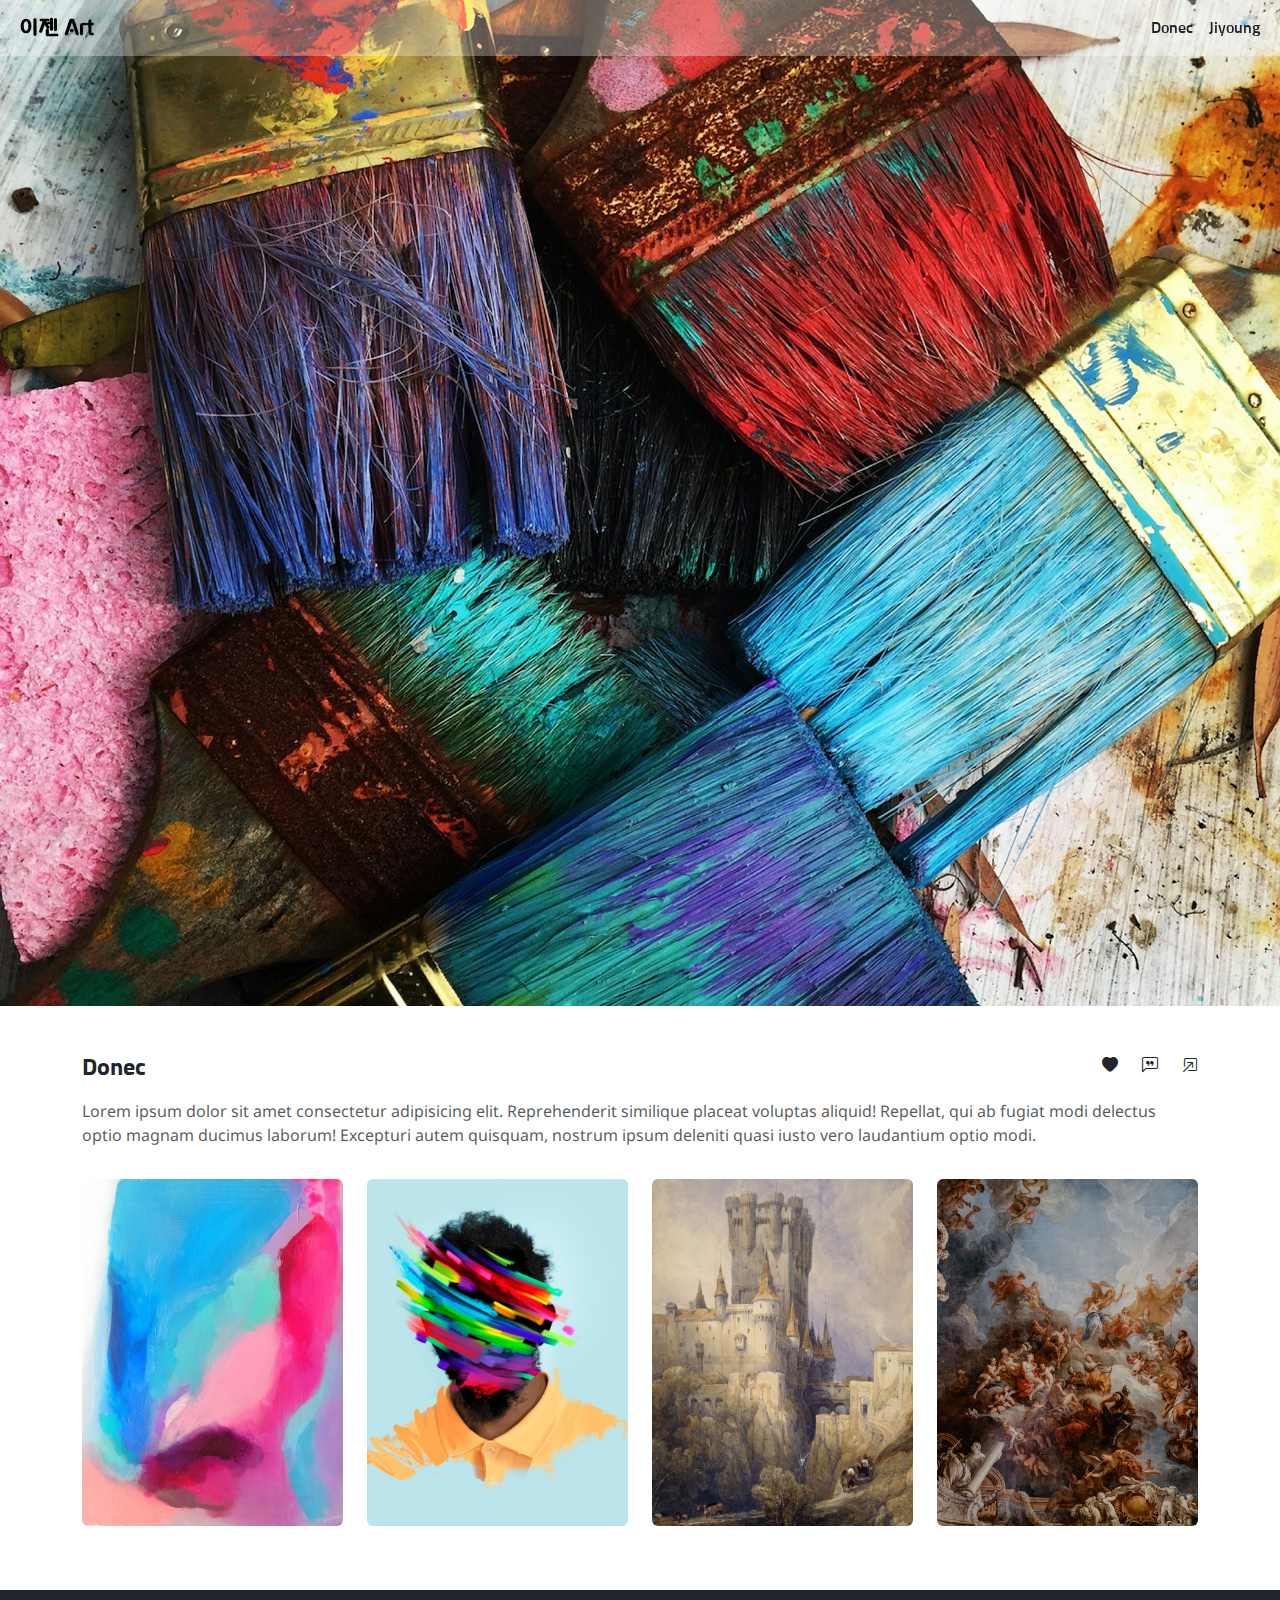
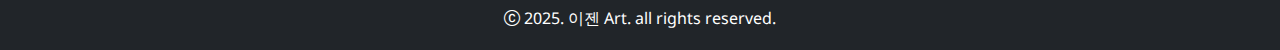
<file: index.html>
<!DOCTYPE html>
<html lang="ko">
<head>
    <meta charset="UTF-8">
    <meta name="viewport" content="width=device-width, initial-scale=1.0">
    <link rel="stylesheet" href="./css/bootstrap.css">
    <link rel="stylesheet" href="./css/style.css">
    <link rel="stylesheet" href="https://cdn.jsdelivr.net/npm/bootstrap-icons@1.13.1/font/bootstrap-icons.min.css">
    <title>이젠 Art</title>
</head>
<body>
    <!-- 네비게이션 영역 시작 -->
    <nav id="navbar" class="navbar navbar-expand-md fixed-top">
        <div class="container-fluid">
            <a class="logo-font navbar-brand ms-2 fw-bold" href="index.html">이젠 Art</a>
            <button class="navbar-toggler" type="button" data-bs-toggle="collapse" data-bs-target="#menubar" aria-controls="menubar" aria-expanded="false" aria-label="Toggle navigation">
                <span class="navbar-toggler-icon"></span>
            </button>
            <div class="collapse navbar-collapse" id="menubar">
                <ul class="navbar-nav ms-auto mb-2 mb-md-0">
                <li class="nav-item">
                    <a class="nav-link text-dark" href="artist1.html">Donec</a>
                </li>
                <li class="nav-item">
                    <a class="nav-link text-dark" href="artist2.html">Jiyoung</a>
                </li>
                </ul>
            </div>
        </div>
    </nav>
    <!-- 네비게이션 영역 끝 -->

    <!-- 헤더 영역 시작 -->
    <header>
        <img src="./images/main.jpg" alt="메인사진" class="img-fluid w-100">
    </header>
    <!-- 헤더 영역 끝 -->

    <!-- 작품 소개 섹션 시작 -->
    <section id="art" class="container py-5">
        <div class="row">
            <div class="col-6">
                <h4 class="col-md-3 col-6 fw-bold">Donec</h4>    
            </div>
            <div class="col-6 d-flex flex-row-reverse">
                <a class="text-dark ms-4"><i class="bi bi-box-arrow-in-up-right"></i></a>
                <a class="text-dark ms-4"><i class="bi bi-chat-left-quote"></i></a>
                <a class="text-dark ms-4"><i class="bi bi-heart-fill"></i></a>
            </div>
            <p class="mt-2 text-muted">Lorem ipsum dolor sit amet consectetur adipisicing elit. Reprehenderit similique placeat voluptas aliquid! Repellat, qui ab fugiat modi delectus optio magnam ducimus laborum! Excepturi autem quisquam, nostrum ipsum deleniti quasi iusto vero laudantium optio modi.</p>
        </div>
        <div class="row">
            <div class="col-sm-6 col-md-3 my-3">
                <div class="ratio" style="--bs-aspect-ratio: 133%;">
                    <img src="./images/pofile1.jpg" class="img-fluid rounded" style="object-fit: cover;">
                </div>
            </div>
            <div class="col-sm-6 col-md-3 my-3">
                <div class="ratio" style="--bs-aspect-ratio: 133%;">
                    <img src="./images/pofile2.jpg" class="img-fluid rounded" style="object-fit: cover;">
                </div>
            </div>
            <div class="col-sm-6 col-md-3 my-3 d-none d-sm-block">
                <div class="ratio" style="--bs-aspect-ratio: 133%;">
                    <img src="./images/pofile3.jpg" class="img-fluid rounded" style="object-fit: cover;">
                </div>
            </div>
            <div class="col-sm-6 col-md-3 my-3 d-none d-sm-block">
                <a href="artist2.html">
                    <div class="ratio" style="--bs-aspect-ratio: 133%;">
                        <img src="./images/pofile4.jpg" class="img-fluid rounded" style="object-fit: cover;">
                    </div>
                </a>
            </div>
        </div>
        
    </section>
    <!-- 작품 소개 섹션 끝 -->

    <!-- 푸터 영역 시작 -->
    <footer class="bg-dark text-white text-center py-3">
        <p class="mb-1"><i class="bi bi-c-circle"></i> 2025. 이젠 Art. all rights reserved.</p>
    </footer>
    <!-- 푸터 영역 끝 -->

    <script src="./js/bootstrap.bundle.js"></script>
</body>
</html>
</file>
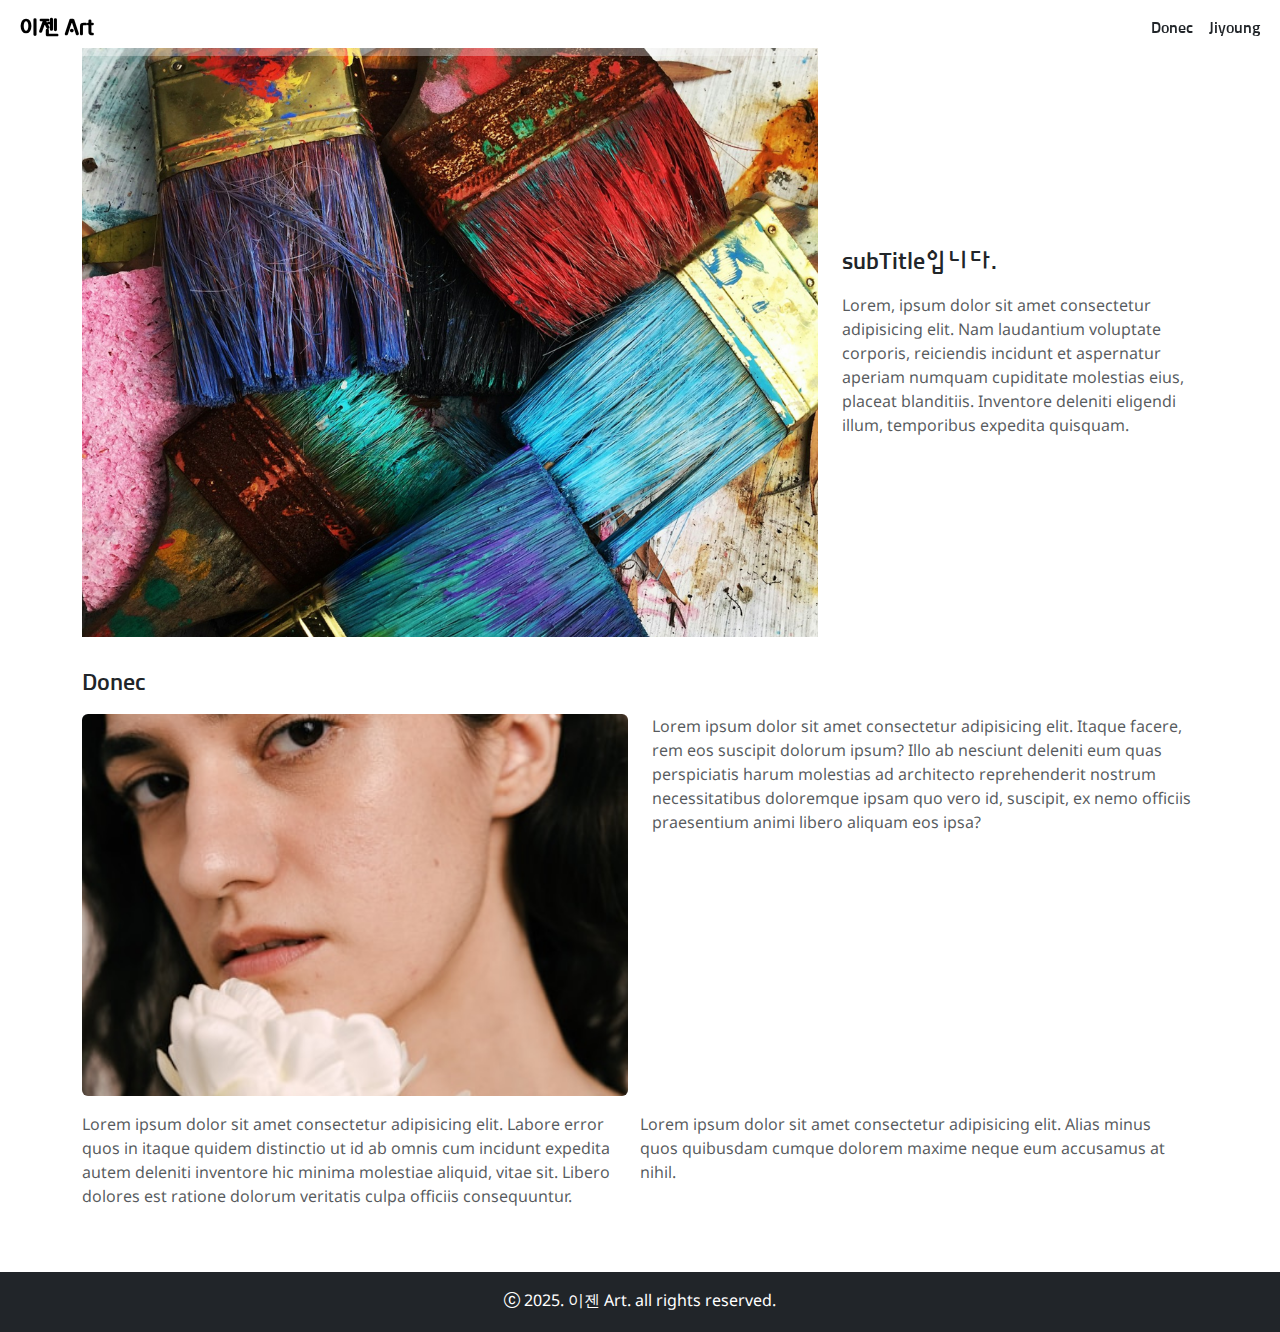
<file: artist1.html>
<!DOCTYPE html>
<html lang="ko">
<head>
    <meta charset="UTF-8">
    <meta name="viewport" content="width=device-width, initial-scale=1.0">
    <link rel="stylesheet" href="./css/bootstrap.css">
    <link rel="stylesheet" href="./css/style.css">
    <link rel="stylesheet" href="https://cdn.jsdelivr.net/npm/bootstrap-icons@1.13.1/font/bootstrap-icons.min.css">
    <title>이젠 Art</title>
</head>
<body>
    <!-- 네비게이션 영역 시작 -->
    <nav id="navbar" class="navbar navbar-expand-md fixed-top">
        <div class="container-fluid">
            <a class="logo-font navbar-brand ms-2 fw-bold" href="index.html">이젠 Art</a>
            <button class="navbar-toggler" type="button" data-bs-toggle="collapse" data-bs-target="#menubar" aria-controls="menubar" aria-expanded="false" aria-label="Toggle navigation">
                <span class="navbar-toggler-icon"></span>
            </button>
            <div class="collapse navbar-collapse" id="menubar">
                <ul class="navbar-nav ms-auto mb-2 mb-md-0">
                <li class="nav-item">
                    <a class="nav-link text-dark" href="artist1.html">Donec</a>
                </li>
                <li class="nav-item">
                    <a class="nav-link text-dark" href="artist2.html">Jiyoung</a>
                </li>
                </ul>
            </div>
        </div>
    </nav>
    <!-- 네비게이션 영역 끝 -->

    <!-- 작가 소개 섹션 시작 -->
    <section id="artist1" class="container overflow-hidden py-5">
        <div class="row">
            <div class="col-sm-8 mb-3">
                <div class="ratio" style="--bs-aspect-ratio: 80%;">
                    <img src="./images/main.jpg" alt="그림1" class="img-fluid" style="object-fit: cover;">
                </div>
            </div>
            <div class="col-sm-4 d-flex flex-column justify-content-center">
                <h4 class="mb-3">subTitle입니다.</h4>
                <p class="text-muted me-0">Lorem, ipsum dolor sit amet consectetur adipisicing elit. Nam laudantium voluptate corporis, reiciendis incidunt et aspernatur aperiam numquam cupiditate molestias eius, placeat blanditiis. Inventore deleniti eligendi illum, temporibus expedita quisquam.</p>
            </div>
        </div>
        <h4 class="mt-2 py-2">Donec</h4>
        <div class="row">
            <div class="col-sm-4 col-lg-6 mb-3">
                <div class="ratio" style="--bs-aspect-ratio: 70%;">
                    <img src="./images/human1.jpg" class="img-fluid rounded" style="object-fit: cover;">
                </div>
            </div>
            <div class="col-sm-8 col-lg-6">
                <p class="text-muted">Lorem ipsum dolor sit amet consectetur adipisicing elit. Itaque facere, rem eos suscipit dolorum ipsum? Illo ab nesciunt deleniti eum quas perspiciatis harum molestias ad architecto reprehenderit nostrum necessitatibus doloremque ipsam quo vero id, suscipit, ex nemo officiis praesentium animi libero aliquam eos ipsa?</p>
            </div>
            <div class="row">
                <div class="col-lg-6">
                    <p class="text-muted">Lorem ipsum dolor sit amet consectetur adipisicing elit. Labore error quos in itaque quidem distinctio ut id ab omnis cum incidunt expedita autem deleniti inventore hic minima molestiae aliquid, vitae sit. Libero dolores est ratione dolorum veritatis culpa officiis consequuntur.</p>
                </div>

                <div class="col-lg-6">
                    <p class="text-muted">Lorem ipsum dolor sit amet consectetur adipisicing elit. Alias minus quos quibusdam cumque dolorem maxime neque eum accusamus at nihil.</p>
                </div>
            </div>
        </div>
    </section>
    <!-- 작가 소개 영역 끝 -->

    <!-- 푸터 영역 시작 -->
    <footer class="bg-dark text-white text-center py-3">
        <p class="mb-1"><i class="bi bi-c-circle"></i> 2025. 이젠 Art. all rights reserved.</p>
    </footer>
    <!-- 푸터 영역 끝 -->

    <script src="./js/bootstrap.bundle.js"></script>
</body>
</html>
</file>
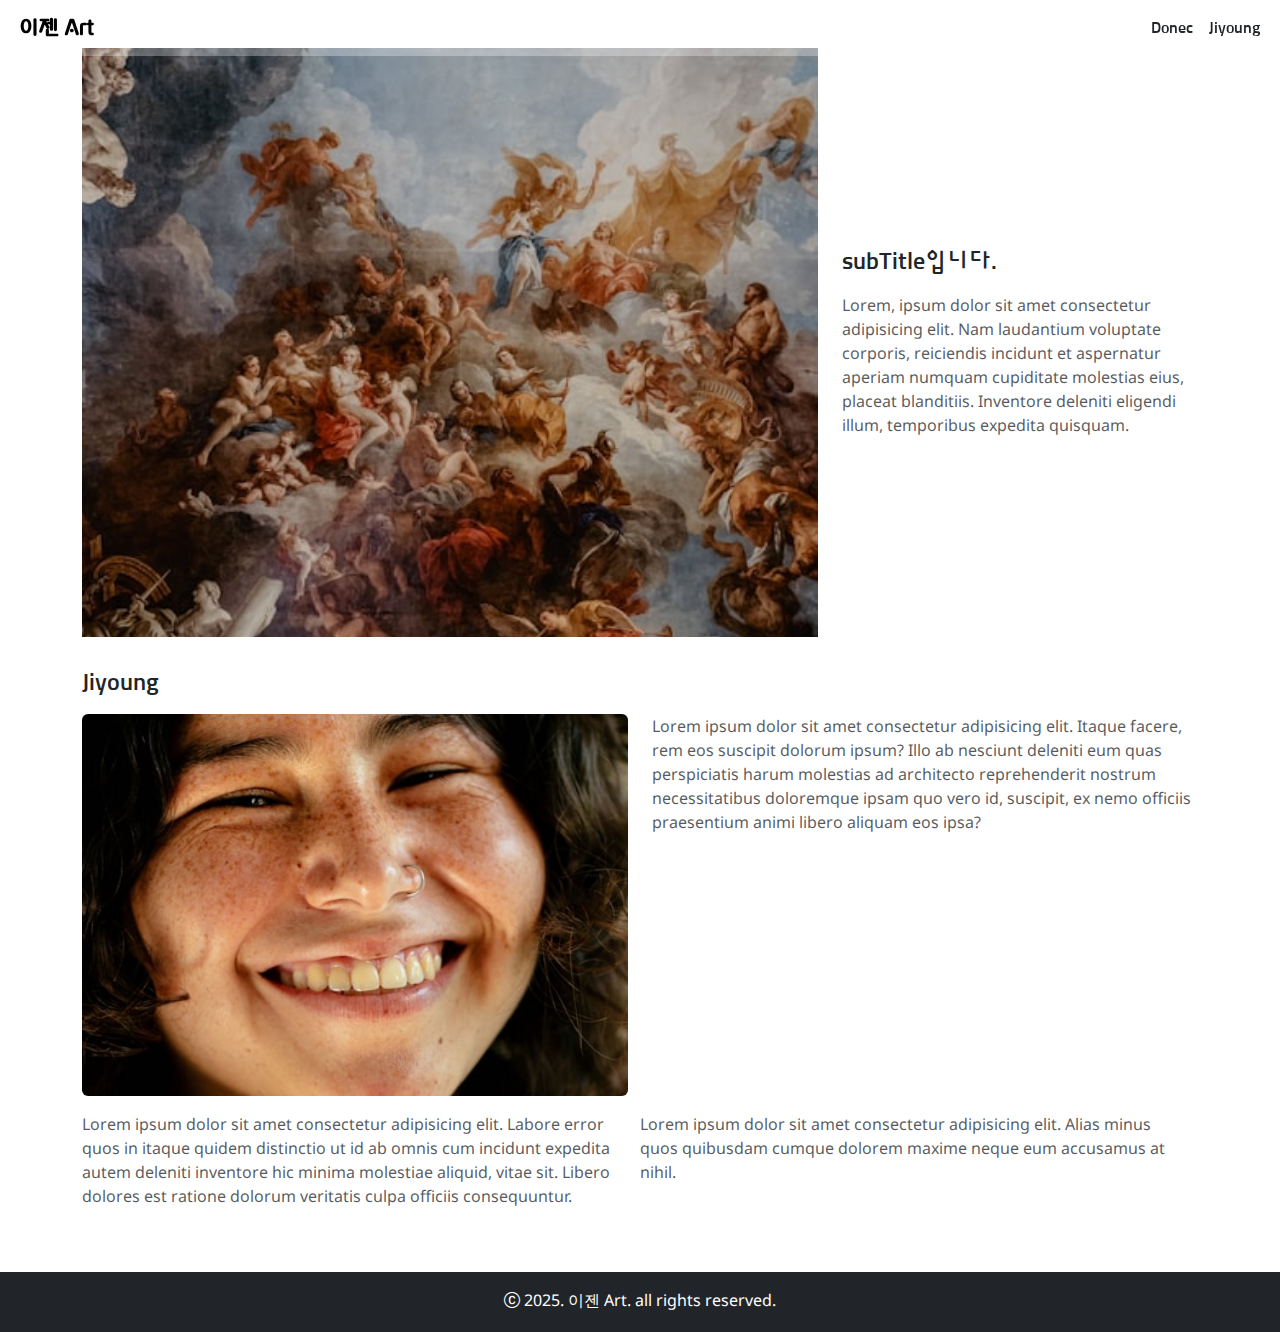
<file: artist2.html>
<!DOCTYPE html>
<html lang="ko">
<head>
    <meta charset="UTF-8">
    <meta name="viewport" content="width=device-width, initial-scale=1.0">
    <link rel="stylesheet" href="./css/bootstrap.css">
    <link rel="stylesheet" href="./css/style.css">
    <link rel="stylesheet" href="https://cdn.jsdelivr.net/npm/bootstrap-icons@1.13.1/font/bootstrap-icons.min.css">
    <title>이젠 Art</title>
</head>
<body>
    <!-- 네비게이션 영역 시작 -->
    <nav id="navbar" class="navbar navbar-expand-md fixed-top">
        <div class="container-fluid">
            <a class="logo-font navbar-brand ms-2 fw-bold" href="index.html">이젠 Art</a>
            <button class="navbar-toggler" type="button" data-bs-toggle="collapse" data-bs-target="#menubar" aria-controls="menubar" aria-expanded="false" aria-label="Toggle navigation">
                <span class="navbar-toggler-icon"></span>
            </button>
            <div class="collapse navbar-collapse" id="menubar">
                <ul class="navbar-nav ms-auto mb-2 mb-md-0">
                <li class="nav-item">
                    <a class="nav-link text-dark" href="artist1.html">Donec</a>
                </li>
                <li class="nav-item">
                    <a class="nav-link text-dark" href="artist2.html">Jiyoung</a>
                </li>
                </ul>
            </div>
        </div>
    </nav>
    <!-- 네비게이션 영역 끝 -->

    <!-- 작가 소개 영역 시작 -->
    <section id="artist2" class="container overflow-hidden py-5">
        <div class="row">
            <div class="col-sm-8 mb-3">
                <div class="ratio" style="--bs-aspect-ratio: 80%;">
                    <img src="./images/pofile4.jpg" alt="그림2" class="img-fluid" style="object-fit: cover;">
                </div>
            </div>
            <div class="col-sm-4 d-flex flex-column justify-content-center">
                <h4 class="mb-3">subTitle입니다.</h4>
                <p class="text-muted me-0">Lorem, ipsum dolor sit amet consectetur adipisicing elit. Nam laudantium voluptate corporis, reiciendis incidunt et aspernatur aperiam numquam cupiditate molestias eius, placeat blanditiis. Inventore deleniti eligendi illum, temporibus expedita quisquam.</p>
            </div>
        </div>
        <h4 class="mt-2 py-2">Jiyoung</h4>
        <div class="row">
            <div class="col-sm-4 col-lg-6 mb-3">
                <div class="ratio" style="--bs-aspect-ratio: 70%;">
                    <img src="./images/human2.jpg" class="img-fluid rounded" style="object-fit: cover;">
                </div>
            </div>
            <div class="col-sm-8 col-lg-6">
                <p class="text-muted">Lorem ipsum dolor sit amet consectetur adipisicing elit. Itaque facere, rem eos suscipit dolorum ipsum? Illo ab nesciunt deleniti eum quas perspiciatis harum molestias ad architecto reprehenderit nostrum necessitatibus doloremque ipsam quo vero id, suscipit, ex nemo officiis praesentium animi libero aliquam eos ipsa?</p>
            </div>
            <div class="row">
                <div class="col-lg-6">
                    <p class="text-muted">Lorem ipsum dolor sit amet consectetur adipisicing elit. Labore error quos in itaque quidem distinctio ut id ab omnis cum incidunt expedita autem deleniti inventore hic minima molestiae aliquid, vitae sit. Libero dolores est ratione dolorum veritatis culpa officiis consequuntur.</p>
                </div>

                <div class="col-lg-6">
                    <p class="text-muted">Lorem ipsum dolor sit amet consectetur adipisicing elit. Alias minus quos quibusdam cumque dolorem maxime neque eum accusamus at nihil.</p>
                </div>
            </div>
        </div>
        
    </section>
    <!-- 작가 소개 섹션 끝 -->

    <!-- 푸터 영역 시작 -->
    <footer class="bg-dark text-white text-center py-3">
        <p class="mb-1"><i class="bi bi-c-circle"></i> 2025. 이젠 Art. all rights reserved.</p>
    </footer>
    <!-- 푸터 영역 끝 -->

    <script src="./js/bootstrap.bundle.js"></script>
</body>
</html>
</file>
<file: css/style.css>
@charset "UTF-8";
@import url('https://fonts.googleapis.com/css2?family=Gugi&family=Noto+Sans:ital,wght@0,100..900;1,100..900&family=Sunflower:wght@300;500;700&display=swap');

header {
    

}

.logo-font {
    font-family: "Gugi", sans-serif;
}

h1, h2, h3, h4, h5, #menubar {
    font-family: "Sunflower", sans-serif;
}

p {
    font-family: "Noto Sans", sans-serif;
}

#navbar {
    background-color: rgba(255,255,255,0.3); 
}

a {
    cursor: pointer;
}
</file>
